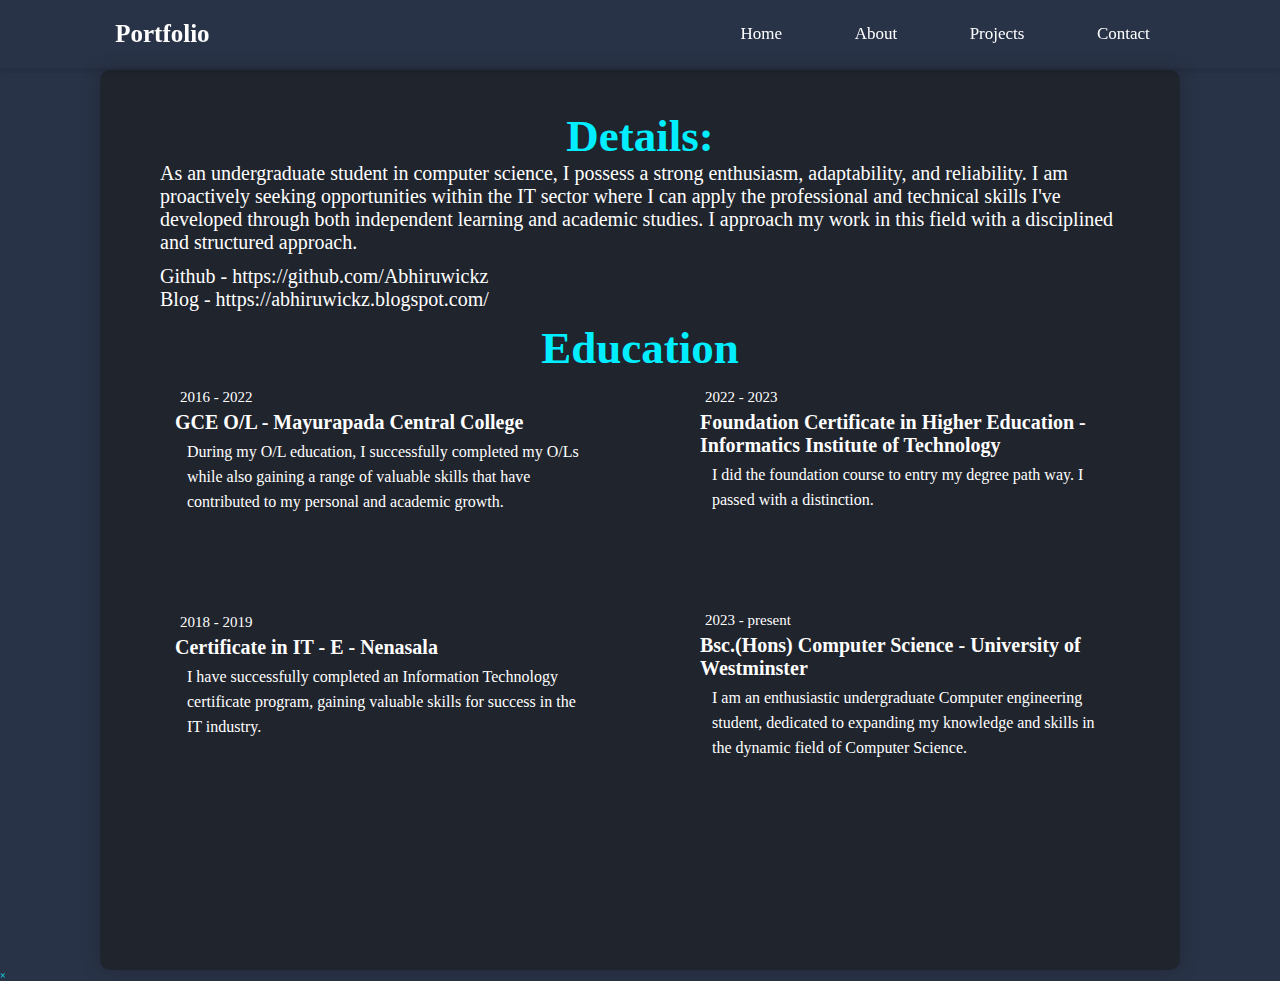
<file: index.html>
<!DOCTYPE html>
<html lang="en">
<head>
  <meta charset="UTF-8">
  <meta name="viewport" content="width=device-width, initial-scale=1.0">
  <title>Document</title>
  <link rel="stylesheet" href="Style.css">
</head>

<body>
    <header class="header">
        <i class='bx bx-menu' id="menu-icon"></i>
        <a href="#" class="logo">Portfolio </a>
        <nav class="navbar">
            <a href="course.html">Home</a>
            <a href=index.html>About</a>
            <a href=Project.html>Projects</a>
            <a href="#">Contact</a>
            
        </nav>
      </header>
    
       
       <!-- education section -->
       <div class="back">
        <a href=""><i class='bx bx-arrow-back'></i></a>
       </div>
           <section class="education" id="education">
            <div class="details">
               <h2 class="heading"><span> Details:</p></span> <span class="animate scroll" ></span></h2>
               <p>As an undergraduate student in computer science, I possess a strong enthusiasm, adaptability, and reliability. 
                   I am proactively seeking opportunities within the IT sector where I can apply the professional and technical skills I've developed through both independent learning and academic studies. 
                   I approach my work in this field with a disciplined and structured approach.</p>
                   <br>
               <p>Github - <a href="https://github.com/Abhiruwickz"> https://github.com/Abhiruwickz</a></p>
               <p>Blog - <a href="https://abhiruwickz.blogspot.com/">https://abhiruwickz.blogspot.com/</a></p>
             </div>
             <br>
       <h2 class="heading"> <span>Education</span><span class="animate scroll" style="--i:1;"></span></h2>

       <div class="education-row">
           <div class="education-column">
              <span class="animate scroll" style="--i:2;"></span></h3>

               <div class="education-box">

                   <div class="education-content">
                       <div class="content">
                           <div class="year"><i class="bx bxs-calendar"></i>2016 - 2022</div>
                           <h3>GCE O/L - Mayurapada Central College</h3>
                           <p>During my O/L education, I successfully completed my O/Ls while also gaining
                                a range of valuable skills that have contributed to my personal and academic growth.
                           </p>
                       </div>
                   </div>

               

                   <div class="education-content">
                       <div class="content">
                           <div class="year"><i class="bx bxs-calendar"></i>2018 - 2019</div>
                           <h3>Certificate in IT -  E - Nenasala</h3>
                           <p>I have successfully completed an Information Technology certificate
                                program, gaining valuable skills for success in the IT industry.
                           </p>
                       </div>
                   </div>

                   
                   <span class="animate scroll" style="--i:3;"></span>
               </div>
           </div>

           <div class="education-column">
               <span class="animate scroll" style="--i:5;"></span></h3>

               <div class="education-box">

                   <div class="education-content">
                       <div class="content">
                           <div class="year"><i class="bx bxs-calendar"></i>2022 - 2023</div>
                           <h3>Foundation Certificate in Higher Education - Informatics Institute of Technology</h3>
                           <p>I did the foundation course to entry my degree path way. I passed with a distinction.
                               
                           </p>
                       </div>
                   </div>

                   <div class="education-content">
                       <div class="content">
                           <div class="year"><i class="bx bxs-calendar"></i>2023 - present</div>
                           <h3>Bsc.(Hons) Computer Science - University of Westminster</h3>
                           <p>I am an enthusiastic undergraduate Computer engineering student,
                               dedicated to expanding my knowledge and skills in the dynamic field of Computer Science.
                           </p>
                       </div>
                   </div>

                   <span class="animate scroll" style="--i:6;"></span>
               </div>
           </div>
       </div>
   </section>
       <span class="close" id="close-modal">&times;</span>
   </div>

   </div>    
   
 </section>
 <script> </script>

</body>
</html>
</file>
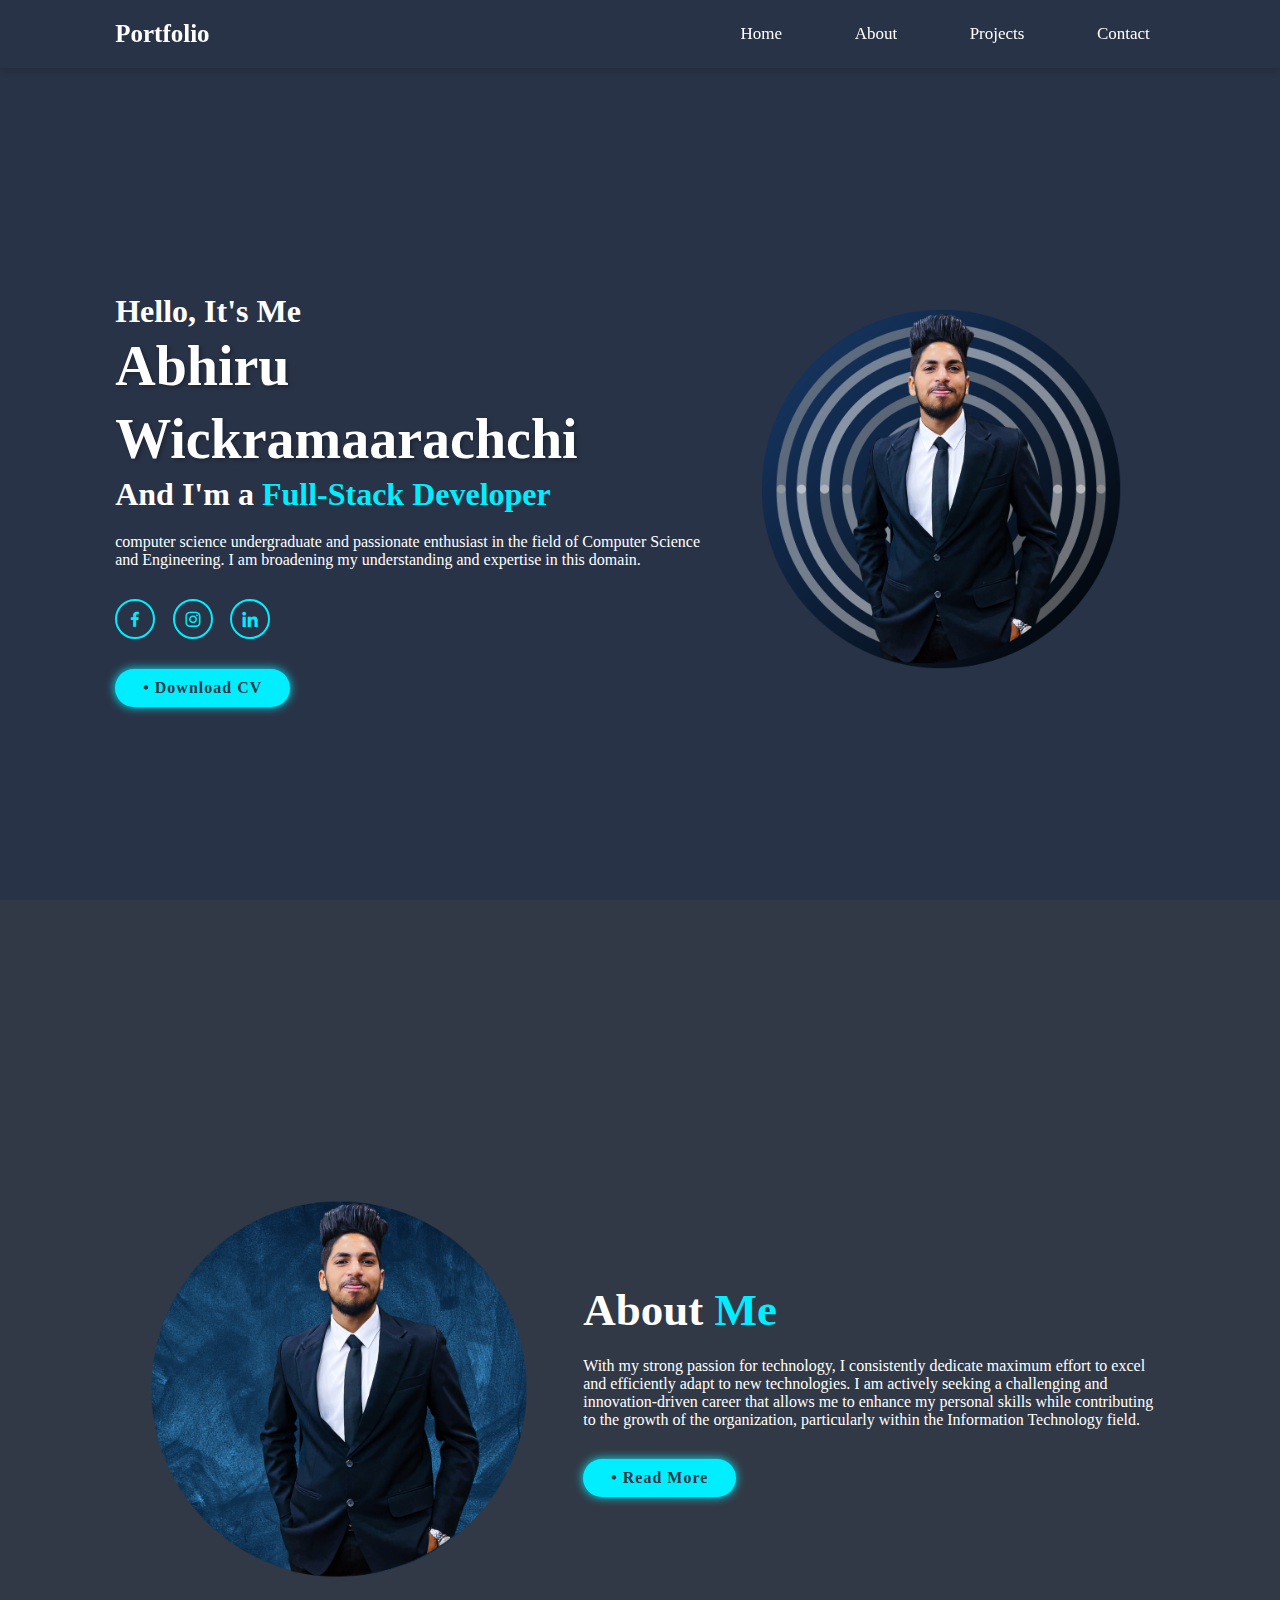
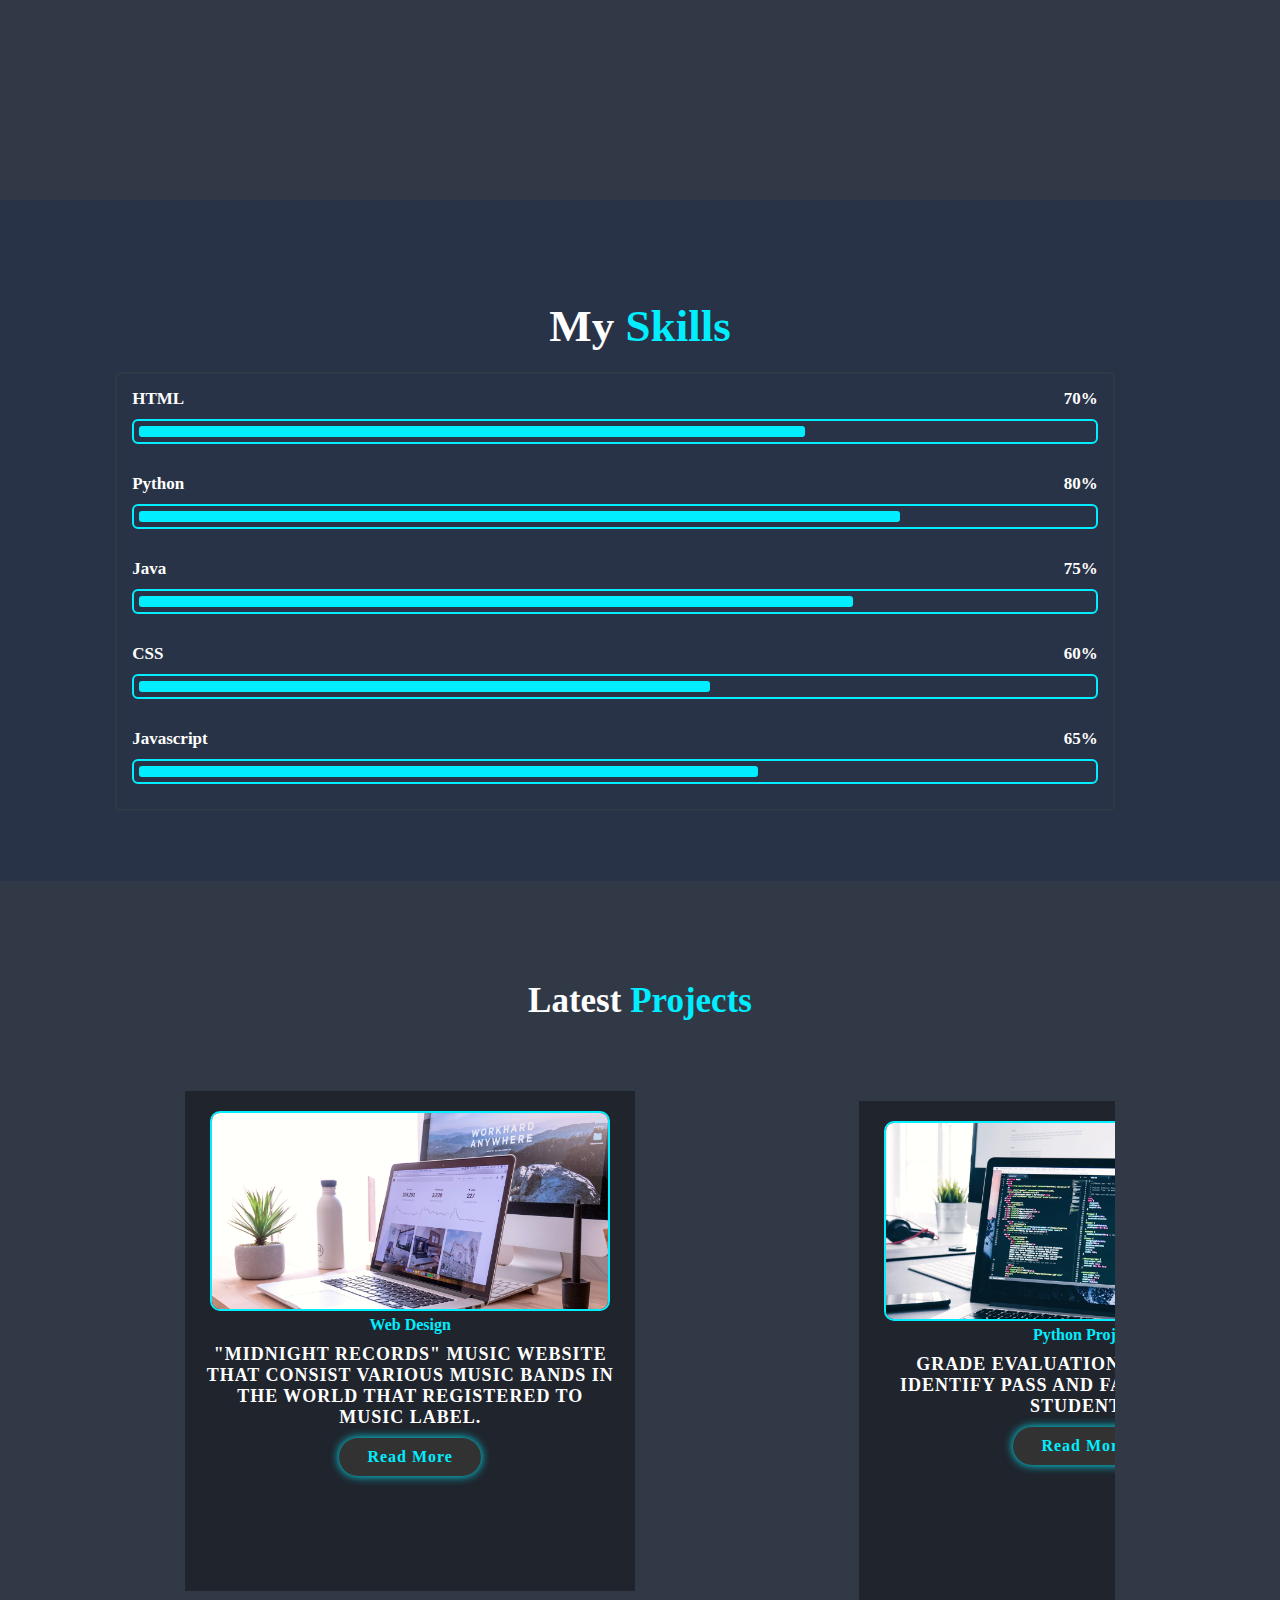
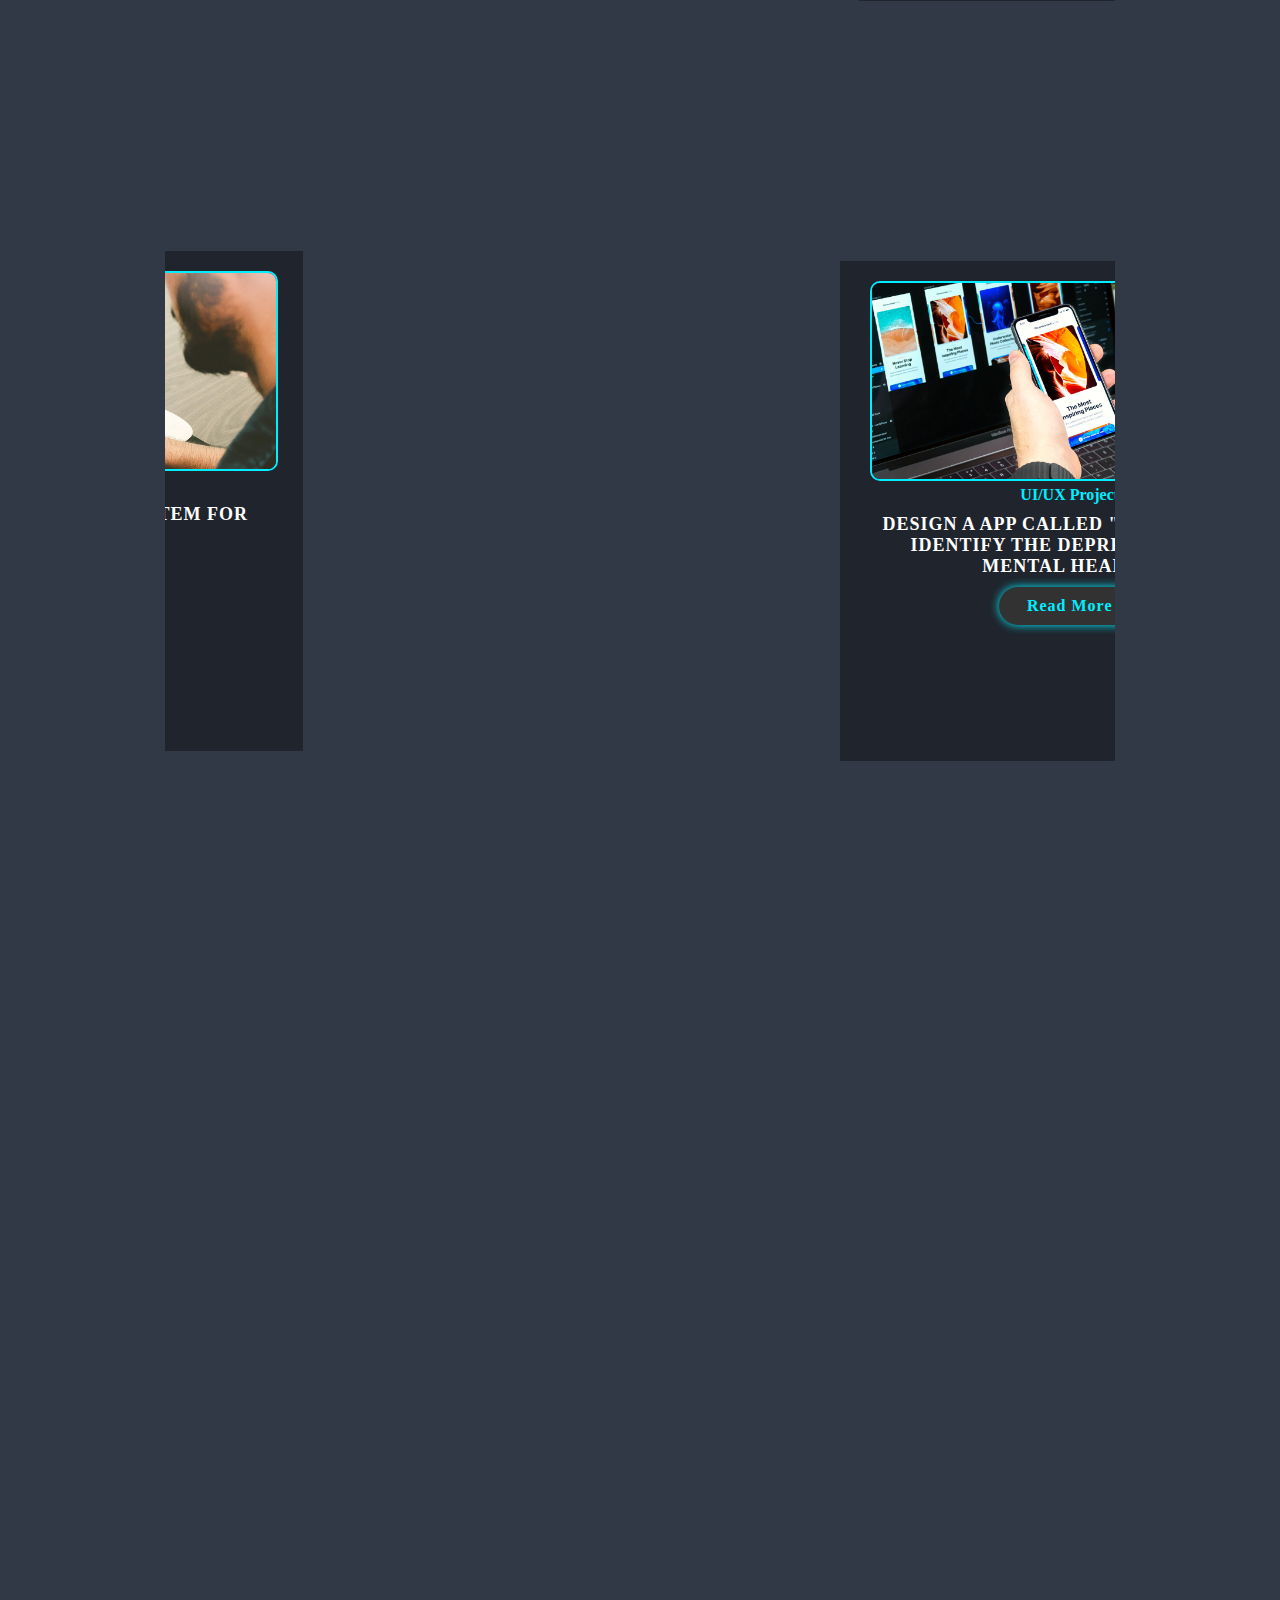
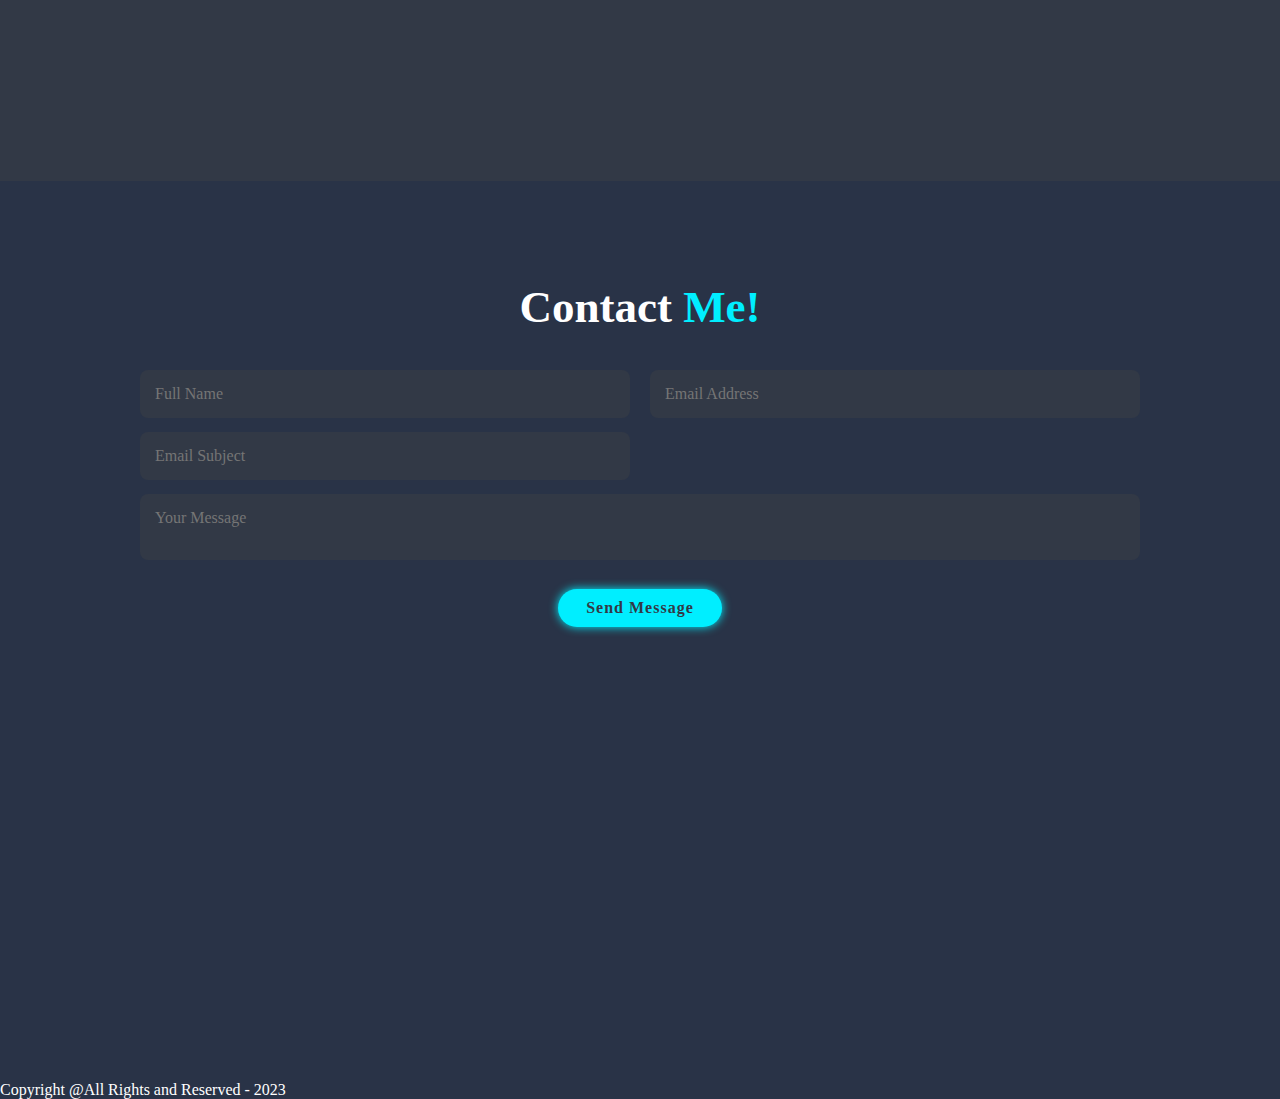
<file: course.html>
<!doctype html>
 <html>
  <head>
    <meta charset="UTF-8">
    <title> Portfolio </title>
    <link rel="stylesheet" href="Style.css">
    <link href='https://unpkg.com/boxicons@2.1.4/css/boxicons.min.css' rel='stylesheet'>
  </head>
  <body>
   <header class="header">
    <i class='bx bx-menu' id="menu-icon"></i>
    <a href="#" class="logo">Portfolio </a>
    <nav class="navbar">
        <a href="course.html">Home</a>
        <a href="index.html">About</a>
        <a href="Project.html">Projects</a>
        <a href="#">Contact</a>
        
    </nav>
  </header>
   <!-- ======= Home Section ======= -->
  <section class="home" id="home">
    <div class="home-content">
        <h3>Hello, It's Me </h3>
        <h1>Abhiru Wickramaarachchi</h1>
        <h3>And I'm a <span>Full-Stack Developer </span></h3>
        <p>computer science undergraduate and passionate enthusiast in the field of Computer Science and Engineering. 
          I am broadening my understanding and expertise in this domain.</p>
       <div class="social-media">
        <a href="https://web.facebook.com/abhiru.wickz.5/"><i class='bx bxl-facebook'></i></a>
        <a href="https://www.instagram.com/abhiruwickz/?hl=en"><i class='bx bxl-instagram' ></i></a>
        <a href="https://www.linkedin.com/in/abhiru-wickramaarachchi-22832a194?lipi=urn%3Ali%3Apage%3Ad_flagship3_profile_view_base_contact_details%3Bx6yHBa97QuS0IDiEIrYF5w%3D%3D"><i class='bx bxl-linkedin'></i></a>
       </div>

       <a href="#" class="btn">Download CV</a>
       </div>

       <div class="home-img">
        <img src="my.png" alt="">
       </div>  
  </section>
    <!-- ======= About Section ======= -->
    <section class="about" id="about">
      <div class="about-img">
      <img src="my2.png" alt="about-img">
      </div>
      <div class="about-content">
          <h2 class="heading">About <span>Me</span></h2>
          <p> With my strong passion for technology, I consistently dedicate maximum effort to excel and efficiently adapt to new technologies. I am actively seeking a challenging and innovation-driven career that allows me to enhance my personal skills while contributing to the growth of the organization, particularly within the Information Technology field.</p>
          <a href="index.html" class="btn" id="read-more-btn">Read More</a>
      
      
      </div>
    </section>
             
        
          
     <!-- skills Section -->
     <section class="skills" id="skills">
      <h2 class="heading">My <span>Skills</span><span class="animate scroll" style="--i:1;"></span></h2>
  
      <div class="skills-row">
          <div class="skills-column">
              <div class="skills-box">
                  <div class="skills-content">
                      
                      <div class="progress">
                          <h3>HTML <span>70%</span></h3>
                          <div class="bar"><span></span></div>
                      </div>
  
                      <div class="progress">
                          <h3>Python <span>80%</span></h3>
                          <div class="bar"><span></span></div>
                      </div>
  
                      <div class="progress">
                          <h3>Java <span>75%</span></h3>
                          <div class="bar"><span></span></div>
                      </div>
  
                      <div class="progress">
                          <h3>CSS<span>60%</span></h3>
                          <div class="bar"><span></span></div>
                      </div>
  
                      <div class="progress">
                          <h3>Javascript<span>65%</span></h3>
                          <div class="bar"><span></span></div>
                      </div>
  
                  </div>
  
                  <span class="animate scroll" style="--i:3;"></span>
              </div>
          </div>       
                  <span class="animate scroll" style="--i:6;"></span>
      </div>
  </section>
   <!-- Portfolio Section -->
    
   <section class="portfolio" id="portfolio">
    <h2 class="head"> Latest <span> Projects</span> </h2>
    <div class="portfolio-container">
        <div class="portfolio-layer1">
    <img src="Project1.png" alt="">
    <a href="Project.html" >
      <h4> Web Design </h4></a>
      <p>"Midnight Records" Music website that consist various music bands in the world that registered to music label.</p>    
      <a href="project.html" class="edbtn" id="edread-more-btn">Read More</a>
 </div>
 

 <section class="portfolio" id="portfolio">

    <div class="portfolio-layer2">
    <img src="Project2.png" alt="">
    <a href="Project.html" >
      <h4> Python Project </h4></a>
      <p>Grade Evaluation System For Identify Pass and fail of the the students.</p>    
      <a href="project.html" class="edbtn" id="edread-more-btn">Read More</a>
 </div>
 

 <section class="portfolio" id="portfolio">
        
    <div class="portfolio-layer3">
    <img src="Project3.png" alt="">
    <a href="Project.html" >
      <h4> Java Project </h4></a>
      <p>Food Management system for Burger Center. </p>
      <a href="project.html" class="edbtn" id="edread-more-btn">Read More</a>
 </div>
 <section class="portfolio" id="portfolio">
        
    <div class="portfolio-layer4">
    <img src="Project4.png" alt="">
    <a href="Project.html" >
      <h4> UI/UX Project </h4></a>
      <p>Design a app called "Dephel" for Identify the Depression and mental health.</p>    
      <a href="project.html" class="edbtn" id="edread-more-btn">Read More</a>
 </div>
 
</div>
  </section>

   <!-- Contact Section -->    

   <section class="contact" id="contact">
    <h2 class="heading">Contact <span> Me! </span></span></h2>
    <form action="https://formsubmit.co/wickzabhiru@gmail.com" method="POST">
    <div class="input-box">
        <input type="text" placeholder="Full Name" required
            data-validation-required-message="Please enter name." >
        <input type="email" placeholder="Email Address" required
            data-validation-required-message="Please enter your email.">
        </div>
    <div class="input-box">
            <input type="text" placeholder="Email Subject">
            </div>    
            <textarea name="" id="" cols="" rows="" placeholder="Your Message" ></textarea>
            <input type="submit" value="Send Message" class="btn">
    </form>        
  </section>

    <!-- footer desing -->
    <footer>
      <div class="footer-text">
          <p>Copyright @All Rights and Reserved - 2023</p>
          <span class="animate scroll" style="--i:1;"></span>
      </div>

      
  </footer>

  <script></script>
    
    </body>
    </html>
</file>
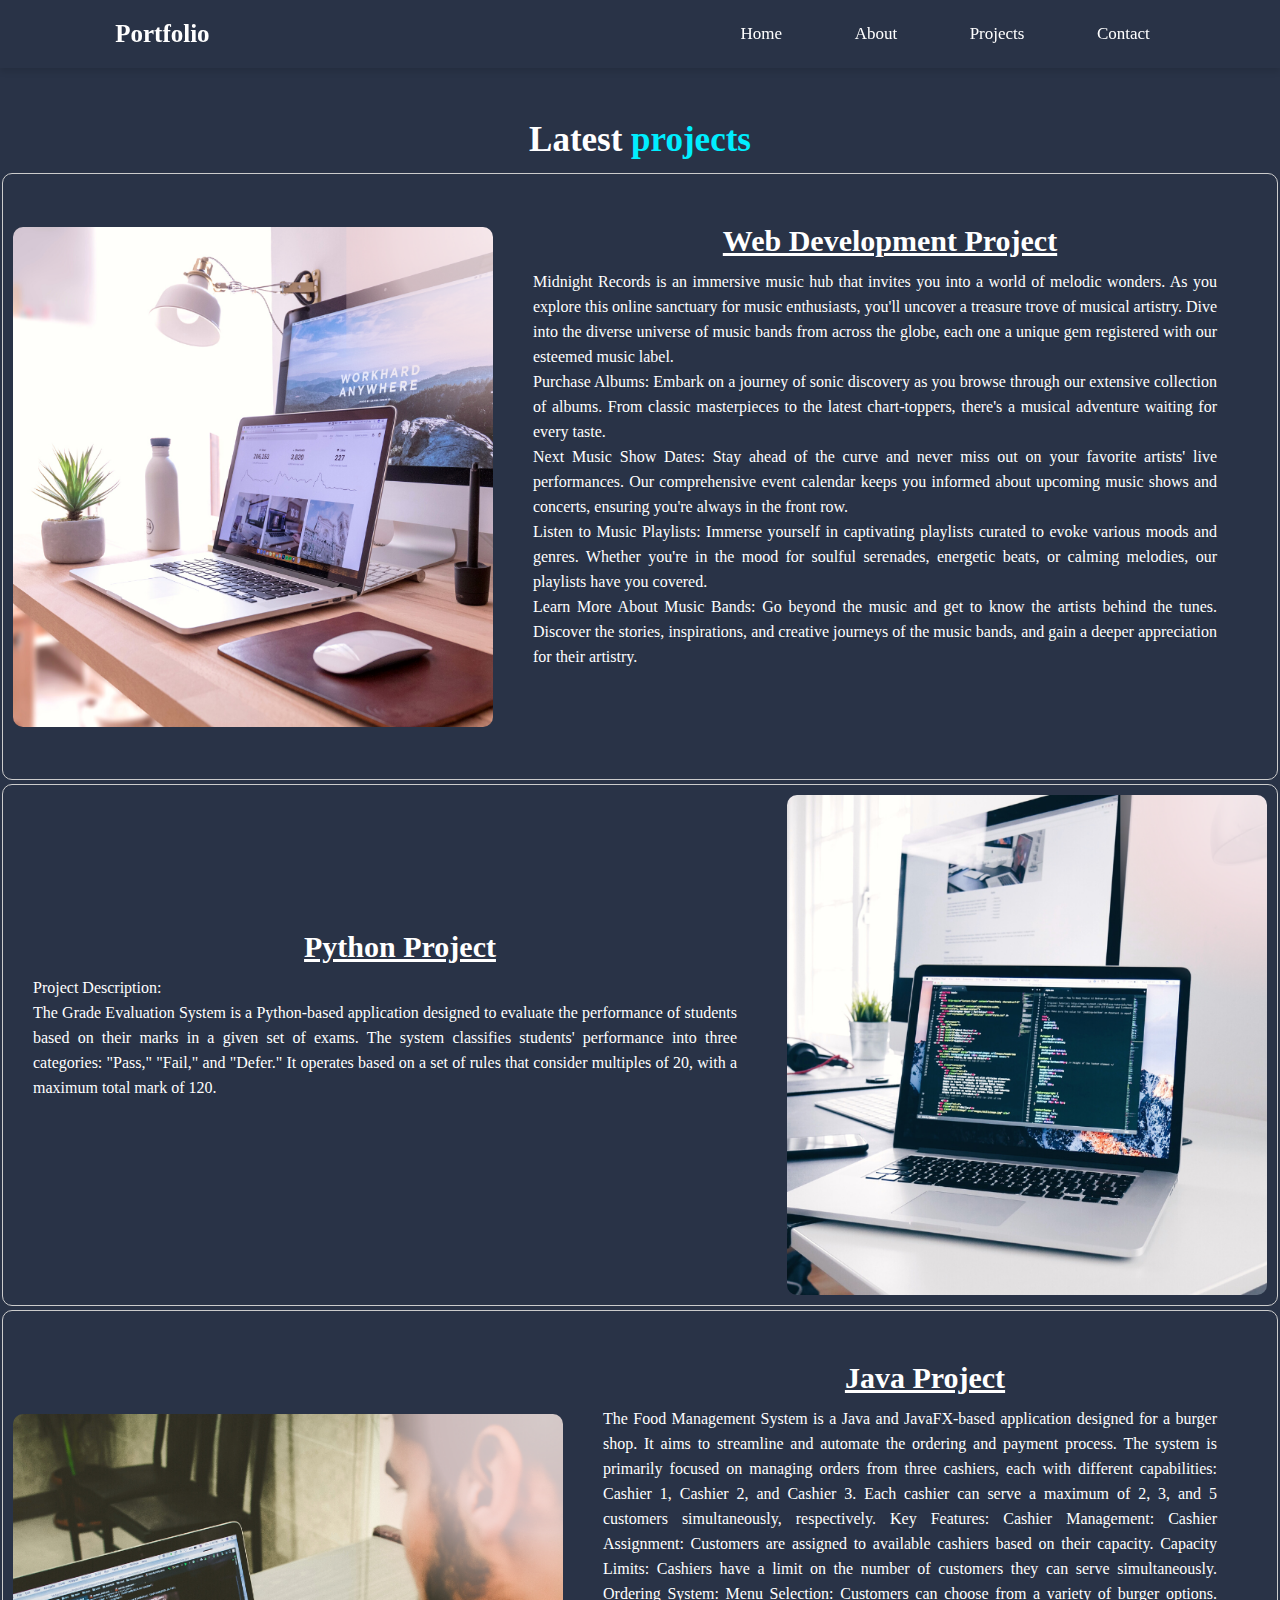
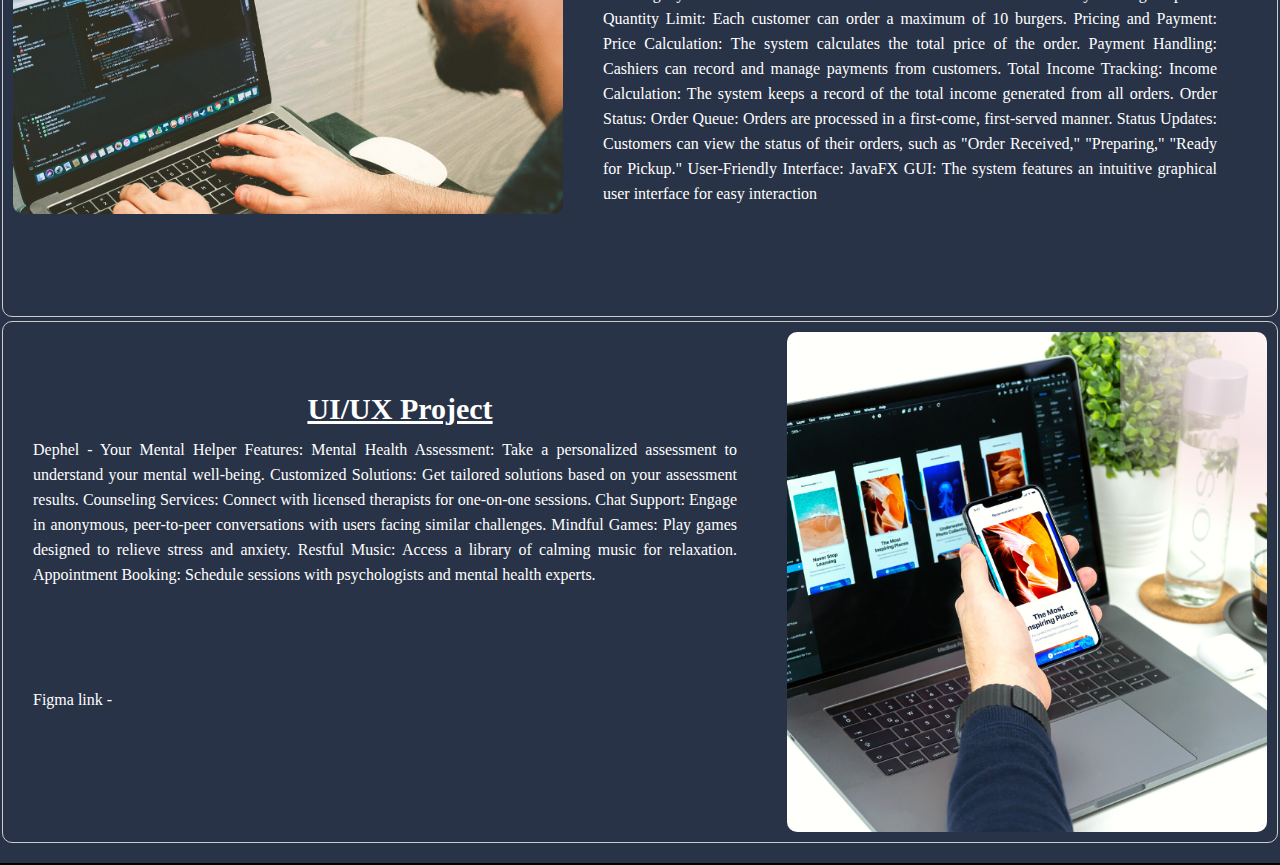
<file: Project.html>
<!DOCTYPE html>
<html lang="en">
<head>
    <meta charset="UTF-8">
    <meta name="viewport" content="width=device-width, initial-scale=1.0">
    <title>Document</title>
    <link rel="stylesheet" href="Style.css">
</head>
<body>
  <header class="header">
    <i class='bx bx-menu' id="menu-icon"></i>
    <a href="#" class="logo">Portfolio </a>
    <nav class="navbar">
        <a href="course.html">Home</a>
        <a href="index.html">About</a>
        <a href="Project.html">Projects</a>
        <a href="#">Contact</a>
        
    </nav>
  </header>
  <h1 style="text-align: center; color: #ffffff; padding-top: 120px; font-size: 3.5rem;"><strong>Latest<span> projects </span></strong> </h1>
</div><br>
  <div>       
      <table>
          <tr class="paragraph1">                 
              <td><div class="picture" style="width:480px;height: 500px; background-image: url('Project1.png'); background-size: cover;"></div></td>
              <td> 
                  <h2><strong>Web Development Project</strong></h2><br>
                  <p>Midnight Records is an immersive music hub that invites you into a world of melodic wonders. As you explore this online sanctuary for music enthusiasts, you'll uncover a treasure trove of musical artistry. Dive into the diverse universe of music bands from across the globe, each one a unique gem registered with our esteemed music label.<br>

                    Purchase Albums: Embark on a journey of sonic discovery as you browse through our extensive collection of albums. From classic masterpieces to the latest chart-toppers, there's a musical adventure waiting for every taste.<br>
                    
                    Next Music Show Dates: Stay ahead of the curve and never miss out on your favorite artists' live performances. Our comprehensive event calendar keeps you informed about upcoming music shows and concerts, ensuring you're always in the front row.<br>
                    
                    Listen to Music Playlists: Immerse yourself in captivating playlists curated to evoke various moods and genres. Whether you're in the mood for soulful serenades, energetic beats, or calming melodies, our playlists have you covered.<br>
                    
                    Learn More About Music Bands: Go beyond the music and get to know the artists behind the tunes. Discover the stories, inspirations, and creative journeys of the music bands, and gain a deeper appreciation for their artistry.<br></p>
              </td>
          </tr>
      </table> 
      <table>
          <tr class="paragraph2">               	
              <td>
                <h2><strong>Python Project</strong></h2><br>
                <p>Project Description:<br>The Grade Evaluation System is a Python-based application designed to evaluate the performance of students based on their marks in a given set of exams. The system classifies students' performance into three categories: "Pass," "Fail," and "Defer." It operates based on a set of rules that consider multiples of 20, with a maximum total mark of 120.</p>
            </td>
            <td> <div class="picture" style="width:480px;height: 500px; background-image: url('Project2.png'); background-size:cover;"></div></td>
          </tr>
      </table>
      <table>
          <tr class="paragraph1">
              <td><div class="picture" style="width:550px;height: 400px; background-image: url('Project3.png'); background-size: cover;"></div></td>   
              <td> 
                  <h2><strong>Java Project</strong></h2><br>
                  <p> The Food Management System is a Java and JavaFX-based application designed for a burger shop. It aims to streamline and automate the ordering and payment process. The system is primarily focused on managing orders from three cashiers, each with different capabilities: Cashier 1, Cashier 2, and Cashier 3. Each cashier can serve a maximum of 2, 3, and 5 customers simultaneously, respectively.
            
                    Key Features:
                    
                    Cashier Management:
                    
                    Cashier Assignment: Customers are assigned to available cashiers based on their capacity.
                    Capacity Limits: Cashiers have a limit on the number of customers they can serve simultaneously.
                    Ordering System:
                    
                    Menu Selection: Customers can choose from a variety of burger options.
                    Quantity Limit: Each customer can order a maximum of 10 burgers.
                    Pricing and Payment:
                    
                    Price Calculation: The system calculates the total price of the order.
                    Payment Handling: Cashiers can record and manage payments from customers.
                    Total Income Tracking:
                    
                    Income Calculation: The system keeps a record of the total income generated from all orders.
                    Order Status:
                    
                    Order Queue: Orders are processed in a first-come, first-served manner.
                    Status Updates: Customers can view the status of their orders, such as "Order Received," "Preparing," "Ready for Pickup."
                    User-Friendly Interface:
                    
                    JavaFX GUI: The system features an intuitive graphical user interface for easy interaction</p>
              </td>
          </tr>
      </table>
      <table>
          <tr class="paragraph2">               	
              <td>
                <h2><strong>UI/UX Project</strong></h2><br>
                <p>Dephel - Your Mental Helper

                  Features:
                  
                  Mental Health Assessment: Take a personalized assessment to understand your mental well-being.
                  
                  Customized Solutions: Get tailored solutions based on your assessment results.
                  
                  Counseling Services: Connect with licensed therapists for one-on-one sessions.
                  
                  Chat Support: Engage in anonymous, peer-to-peer conversations with users facing similar challenges.
                  
                  Mindful Games: Play games designed to relieve stress and anxiety.
                  
                  Restful Music: Access a library of calming music for relaxation.
                  
                  Appointment Booking: Schedule sessions with psychologists and mental health experts.</p>
                
                
                <p>Figma link -<a href="https://www.figma.com/file/TP6t4T5SyLYf1mhWSaEB6N/Dephel-App?type=design&node-id=0%3A1&mode=design&t=9aAKEvsP9eVHLnfl-1"></a></p>
            </td>
            <td> <div class="picture" style="width:480px;height: 500px; background-image: url('Project4.png'); background-size:cover;"></div></td>
          </tr>
      </table>
  </div> 
  <hr>

</body>
</html>
</file>
<file: Style.css>
* {
    margin: 0 ;
    padding: 0;
    box-sizing: border-box;
    text-decoration: none;
    border: none;
    outline: none;
    scroll-behavior: smooth;
    font-family: 'Poppins',sans-serif;

}

html {
    font-size: 62.5%;
    overflow-x: hidden;
}
body {
    background:#1f242d ;
    color: #fff;
    font-family: 'Open Sans', sans-serif;

}
.header{
    position:fixed;
    top: 0;
    left: 0;
    width: 100%;
    padding: 2rem 9%;
    display: flex;
    justify-content: space-between;
    align-items: center;
    z-index: 100;            
}
.logo{
    font-size: 2.5rem;
    color: #fff;
    font-weight: 600;
    cursor: default;

}
.navbar a{
    font-size: 1.7rem;
    color: #fff;
    margin-left: 4rem;
    transition: 2s;
    padding: 15px;
    position: sticky;
    top: 0;
    z-index: 100;

}
.navbar a:hover,
.navbar a:active{
    color: aqua;
   
}
#menu-icon{
    font-size: 3.6rem;
    color: #fff;
    display: none;

}
section{
    min-height: 100vh; 
    padding: 10rem 9% 2rem;

}
.home{
    display: flex;
    justify-content: center;
    align-items: center;
}
.home-content h3{
    font-size: 3.2rem;
    font-weight: 700;

}
span {
    color: #0ef;
}
.home-content h3:nth-of-type(2){
    margin-bottom: 2rem;

}
.home-content h1{
    font-size: 5.6rem;
    font-weight: 700;
    line-height: 1.3;
}
.home-img img{
    width: 35vw;
} 
.home-content p{
    font-size:1.6rem ;
}
.social-media a{
    display: inline-flex;
    justify-content: center;
    align-items: center;
    width: 4rem;
    height: 4rem;
    background:transparent;
    border: .2rem solid #0ef ;
    border-radius: 50%;
    font-size: 2rem;
    color: #0ef;
    margin: 3rem 1.5rem 3rem 0;
    transition: .5s ease;
}
.social-media a:hover{
    background:#0ef;
    color: #323946;
    box-shadow: 0 0 1rem #0ef;
}
.btn{
    display: inline-block;
    padding:1rem  2.8rem;
    background: #0ef;
    border-radius: 4rem;
    box-shadow: 0 0 1rem #0ef;
    font-size: 1.6rem;
    color:#323946;
    letter-spacing: .1rem;
    font-weight: 600;
    transition: .5s ease;
}
.edbtn{
    display: inline-block;
    padding:1rem  2.8rem;
    background: #323232;
    border-radius: 4rem;
    box-shadow: 0 0 1rem #0ef;
    font-size: 1.6rem;
    color:#323946;
    letter-spacing: .1rem;
    font-weight: 600;
    transition: .5s ease;
}
.btn:hover{
    box-shadow: none;
}
.about{
    display: flex;
    justify-content: center;
    align-items: center;
    gap: 2rem ;
    background-color: #323946;
}
.about-img img {
    width:35vw ;

}
.heading{
    text-align: center;
    font-size: 4.5rem;

}
.about-content h2{
    text-align: left;
    line-height: 1.2;            
}
.about-content h3{
    font-size: 2.6rem;

}
.about-content p{
    font-size: 1.6rem;
    margin: 2rem 0 3rem;
}
.skills 
{
   min-height: auto; 
   padding-bottom: 7rem;  
  }

.skills h2 
{
   
    align-items: center; 
  }

.skills .skills-row 
{
   display: flex;
    flex-wrap: wrap;
     gap: 5rem; 
  }

.skills-row .skills-column 
{
   flex: 1 1 40rem; 
  }

.skills-column .title 
{
   position: relative; 
   display: inline-block;
   font-size: 2.5rem; 
   margin: 0px 0px 1.5rem; 
  }

.skills-column .skills-box
 {
   position: relative; }

.skills-box .skills-content 
{
  margin-top: 2rem;
   position: relative; 
   border: .2rem solid #323946; 
   border-radius: 0.6rem; 
   padding: 0.5rem 1.5rem;
    z-index: 1; 
    overflow: hidden; }

.skills-box .skills-content::before 
{ 
  content: "";
   position: absolute; 
   top: 0px; 
   left: 0px; 
   width: 0px; 
   height: 100%;
   background:#1f242d;
   z-index: -1; 
   transition: all 0.5s ease 0s; }

.skills-box .skills-content:hover::before 
{
   width: 100%; 
  }

.skills-content .progress
 { 
  padding: 1rem 0px; }

.skills-content .progress h3 
{
   font-size: 1.7rem; 
   display: flex; 
   justify-content: space-between; }

.skills-content .progress h3 span
 {
   color: #fff; }

.skills-content .progress .bar 
{
   height: 2.5rem;
    border-radius: 0.6rem;
     border: .2rem solid #0ef; 
     padding: 0.5rem;
      margin: 1rem 0px; }

.skills-content .progress .bar span 
{
   display: block; 
  height: 100%; 
  border-radius: 0.3rem;
   background:#0ef; }

.skills-column:nth-child(1) .skills-content .progress:nth-child(1) .bar span 
{
   width: 70%;
 }

.skills-column:nth-child(1) .skills-content .progress:nth-child(2) .bar span 
{
   width: 80%; 
}

.skills-column:nth-child(1) .skills-content .progress:nth-child(3) .bar span 
{
   width: 75%; 
}

.skills-column:nth-child(1) .skills-content .progress:nth-child(4) .bar span 
{
   width: 60%; 
}

.skills-column:nth-child(1) .skills-content .progress:nth-child(5) .bar span
 { width: 65%; 
}


.section-bg {
    background:#1f242d ;

}

.section-title {
padding-bottom: 30px;
}

.section-title h2 {
font-size: 32px;
font-weight: bold;
margin-bottom: 20px;
padding-bottom: 20px;
position: relative;
color: #fff;
}

.section-title h2::after {
content: "";
position: absolute;
display: block;
width: 50px;
height: 3px;
background: #149ddd;
bottom: 0;
left: 0;
}
.contact h2 {
    margin-bottom: 3rem;
}
.contact form {
    max-width: 100rem;
    margin: 1rem auto;
    text-align: center;
    margin-bottom: 3rem;
}
.contact form .input-box {
    display: flex;
    justify-content: space-between;
    flex-wrap: wrap;
}
.contact form .input-box input,
.contact form textarea {
    width: 100%;
    padding: 1.5rem;
    font-size: 1.6rem;
    color: #fff;
    background: #323946; 
    border-radius: .8rem;
    margin: .7rem 0;

}
.contact form .input-box input{
    width: 49%;
}
.contact form textarea{
    resize: none;
}
.contact form .btn{
    margin-top: 2rem;
    cursor: pointer;
}

.portfolio {
  background-color: #323946;
  padding: 10rem 9% 2rem;
  text-align: center;
  color: #fff;
  background-size: 1200px 7680px, cover;
}

.portfolio h2 {
  margin-bottom: 3rem;
  font-size: 3.5rem;
}

.portfolio-container {
    display: grid;
    grid-template-columns: repeat(2,1fr);
    justify-content: center;
    gap:20px;
    justify-content: left;
    color: #ffffff;
    text-align: center;
    font-size: 20px;
    background-repeat: no-repeat;
    background-position: center;
    
    min-height: 100vh;
    padding-top: 40px;
    padding: 20px;
    position: relative;
    margin: 50px;
    cursor: pointer;
    overflow: hidden;

    
}



.portfolio-container img {
    width: 400px;
    height: 200px;
    object-fit: cover;
    cursor: pointer;
    border-radius: 10px;
}

.portfolio-layer1 {
  padding: 2rem;
  justify-content: space-between;
  background: #1f242d;
  width: 450px;
  height: 500px;
  padding-left: 20px;
  
  

}
.portfolio-layer2 {
        padding: 2rem;
        justify-content: space-between;
        background: #1f242d;
        width: 450px;
        height: 500px;
        padding-left: 20px;
        margin-top:-9rem ;
        margin-left:15rem;
}
.portfolio-layer3 {
    padding: 2rem;
    justify-content: space-between;
    background: #1f242d;
    width: 450px;
    height: 500px;
    padding-left: 20px;
    margin-left: -90rem;
    margin-top: 15rem;
}
.portfolio-layer4 {
    padding: 2rem;
    justify-content: space-between;
    background: #1f242d;
    width: 450px;
    height: 500px;
    padding-left: 30px;
    margin-top: -59rem;
    margin-left: 5rem;
}


.portfolio-layer1 h4:hover {
   color: #149ddd;
   transition: color 0.3s ease;
        
  }
.portfolio-layer2 h4:hover {
    color: #149ddd;
    transition: color 0.3s ease;
        
   }
.portfolio-layer3 h4:hover {
    color: #149ddd;
    transition: color 0.3s ease;
        
   }
.portfolio-layer4 h4:hover {
    color: #149ddd;
    transition: color 0.3s ease;
        
   }

.portfolio-layer1 p {
    font-weight: bold;
    color: #fff;
    text-align: center;
    margin: 10px 0;
    font-size: 18px;
    text-transform: uppercase;
    letter-spacing: 1px;
}
.portfolio-layer2 p {
    font-weight: bold;
    color: #fff;
    text-align: center;
    margin: 10px 0;
    font-size: 18px;
    text-transform: uppercase;
    letter-spacing: 1px;
}
.portfolio-layer3 p {
    font-weight: bold;
    color: #fff;
    text-align: center;
    margin: 10px 0;
    font-size: 18px;
    text-transform: uppercase;
    letter-spacing: 1px;
}
.portfolio-layer4 p {
    font-weight: bold;
    color: #fff;
    text-align: center;
    margin: 10px 0;
    font-size: 18px;
    text-transform: uppercase;
    letter-spacing: 1px;
}

.portfolio-container a {
  color: #0ef;
  font-size: 1.6rem;
  text-decoration: none;
}

.portfolio-container img:hover {
    transform: scale(0.9);
}

.footer 
{ display: flex; 
  justify-content: space-between; 
  align-items: center; 
  flex-wrap: wrap;
  padding: 2rem 9%;  
}

.footer-text p 
{ 
  font-size: 1.6rem; 
  justify-content: center;
}

.footer-text p a 
{
   color: #fff; 
  font-weight: 700;
  cursor: pointer; 
  }
.read-more-content 
{
  display: flex; 
  flex-direction: column;
  align-items: center;
  justify-content: center; 
  text-align: justify; 
}

.read-more-content p
 {
     position: relative;
      font-size: 1.6rem;
       margin-bottom: 2rem; 
}
.read-more-popup {
display: none;
}

.hidden {
display: none;
}

.modal {
    display: none;
    position: fixed;
    top: 0;
    left: 0;
    width: 100%;
    height: 100%;
    background-color: rgba(0, 0, 0, 0.5); 
    backdrop-filter: blur(5px); 
    z-index: 100;
    justify-content: center;
    align-items: center;
    overflow-y: auto;
    padding: 2rem;
  }
  
  .education {
    display: flex;
    flex-direction: column;
    background:#1f242d; 
    border-radius: 10px;
    box-shadow: 0 0 20px rgba(0, 0, 0, 0.2); 
    padding: 4rem;
    max-width: 1080px; 
    margin: 0 auto;
  }

.modal-content {
    position: absolute;
    top: 50%;
    left: 50%;
    transform: translate(-50%, -50%);
    background-color: #000;
    padding: 20px;
    border-radius: 10px;
    box-shadow: 0 2px 10px rgba(0, 0, 0, 0.3);
    max-width: 80%;
    text-align: center;
}
.education {
    margin-top: 70px; 
  }
  
  .education .education-row {
    display: flex;
    flex-wrap: wrap;
    gap: 5rem;
  }
  
  .education-row .education-column {
    flex: 1 1 40rem;
    padding: auto;
  }
  
  .education-column .title {
    position: relative;
    display: inline-block;
    font-size: 2.5rem;
    margin: 0px 0px 1.5rem 2rem;
  }
  
  .education-column .education-box {
    position: relative;
    border-left: .1rem solid var(#1f242d);
  }
  
  .education-box .education-content {
    position: relative;
    padding-left: 2rem;
  }
  
  .education-box .education-content::before {
    content: "";
    position: absolute;
    top: 0px;
    left: -1.1rem;
    width: 2rem;
    height: 2rem;
    background: var(#1f242d);
    border-radius: 50%;
  }
  
  .education-content .content {
    position: relative;
    padding: 1.5rem;
    border: .5rem solid var(#1f242d);
    border-radius: 0.6rem;
    margin-bottom: 4rem;
    overflow: hidden;
  }
  
  .education-content .content::before {
    content: "";
    position: absolute;
    top: 0px;
    left: 0px;
    width: 0px;
    height: 100%;
    z-index: -1;
    transition: all 0.5s ease 0s;
  }
  
  .education-content .content:hover::before {
    width: 100%;
  }
  
  .education-content .content .year {
    font-size: 1.5rem;
    color: var(#1f242d);
    padding-bottom: 0.5rem;
  }
  
  .education-content .content .year i {
    padding-right: 0.5rem;
  }
  
  .education-content .content h3 {
    font-size: 2rem;
  }
  
  .education-content .content p {
    font-size: 1.6rem;
    padding-top: 0.5rem;
  }
  
  .education .details p {
    font-size: 20px;
    padding-left: 2rem;
  }
  
  .education .details a {
    color: #fff;
  }
  
  .education .details a:hover {
    color: #149ddd;
  }


@import url('https://fonts.googleapis.com/css2?family=Poppins:wght@400;500;600;700&display=swap');
*{
  font-family: 'Poppins', Times New Roman;
  margin: 0px;
  padding: 0px;
}

body {


  font-family: 'Poppins', sans-serif;
  position: relative;
}

.content p{
	padding-left: 12px;
	padding-right: 12px;
	padding-top: 20px;
	padding-bottom: 30px;
	line-height: 25px;
}

.paragraph1 h2{
	text-align: center;
	padding-top: 40px;
    font-size: 30px;

}

.paragraph1 p{
	padding-right: 50px;
	text-align: center;
	padding-bottom: 100px;
	padding-left: 20px;
	line-height: 25px;
    font-size: medium;
    text-align: justify;
}

.paragraph2 h2{
	text-align: center;
	padding-top: 40px;
    font-size: medium;
    font-size: 30px;
}

.paragraph2 p{
	padding-right: 50px;
	text-align: center;
	padding-bottom: 100px;
	padding-left: 20px;
	line-height: 25px;
    font-size: medium;
    text-align: justify;
}

.picture{
	border-radius: 10px;
	flex: 50%;
}

td h2{
	color:#fff;
	text-decoration: underline;
}


.paragraph1:hover {
  border: 2px solid black;
  background-color: black;
}



.paragraph1:hover p {
  color: white;
  font-weight: bold;
}

.paragraph1 .picture {
  width: 200px;
  height: 200px;
  background-size: cover;
  border-radius: 10px;
  margin-right: 20px;
}

.paragraph1 {
  display: flex;
  align-items: center;
  padding: 10px;
  border: 1px solid #ccc;
  border-radius: 10px;
  transition: all 0.3s;
}

.paragraph2 {
  display: flex;
  align-items: center;
  padding: 10px;
  border: 1px solid #ccc;
  border-radius: 10px;
  transition: all 0.3s;
}

.paragraph2:hover {
  border: 2px solid black;
  background-color: black;
}


.paragraph2:hover p {
  color: white;
  font-weight: bold;
}

hr {
  border: 0;
  height: 2px;
  background-color: black;
  margin-top: 18px;
}

.content::after {
  content: "";
  display: block;
  position: absolute;
  left: 0;
  right: 0;
  bottom: 0;
  height: 100px; 
  background-color: black;
  z-index: -1; 
}
/* Add media query for screens smaller than 768px */
@media only screen and (max-width: 768px) {
  body {
    font-size: 16px;
  }

  .header {
    padding: 2rem 5%;
  }

  .navbar a {
    font-size: 1.4rem;
    margin-left: 2rem;
  }

  .home-content h1 {
    font-size: 4rem;
  }

  .home-img img {
    width: 70vw;
  }

  .skills .skills-row {
    gap: 2rem;
  }

  .skills-row .skills-column {
    flex: 1 1 100%;
  }

  .portfolio h2 {
    font-size: 2.8rem;
  }

  .portfolio-container img {
    width: 100%;
  }

  .footer {
    padding: 2rem 5%;
  }
}

/* Add media query for screens smaller than 480px */
@media only screen and (max-width: 480px) {
  .header {
    padding: 1.5rem 5%;
  }

  .navbar a {
    font-size: 1.2rem;
    margin-left: 1.5rem;
  }

  .home-content h1 {
    font-size: 3.2rem;
  }

  .home-img img {
    width: 90vw;
  }

  .portfolio-container img {
    width: 100%;
  }

  .footer {
    padding: 2rem 5%;
  }
}

body {
    background: rgba(18, 29, 51, 0.9);
    color: #fff;
}

.header {
    box-shadow: 0 4px 6px rgba(0, 0, 0, 0.1);
}


.home-content h1 {
    text-shadow: 2px 2px 4px rgba(0, 0, 0, 0.3);
}


.btn::before {
    content: "\2022"; 
    margin-right: 0.5rem;
}


.btn:hover {
    transform: scale(1.1);
}

.home > .home-content {
    margin-top: 2rem;
}


.portfolio-container img {
    border: 2px solid #0ef;
}

.social-media a {
    transition: transform 0.3s ease-in-out;
}

.social-media a:hover {
    transform: rotate(360deg);
}


.about-content h2 {
    transition: color 0.5s ease-in-out;
}

.about-content h2:hover {
    color: #0ef;
}
</file>
